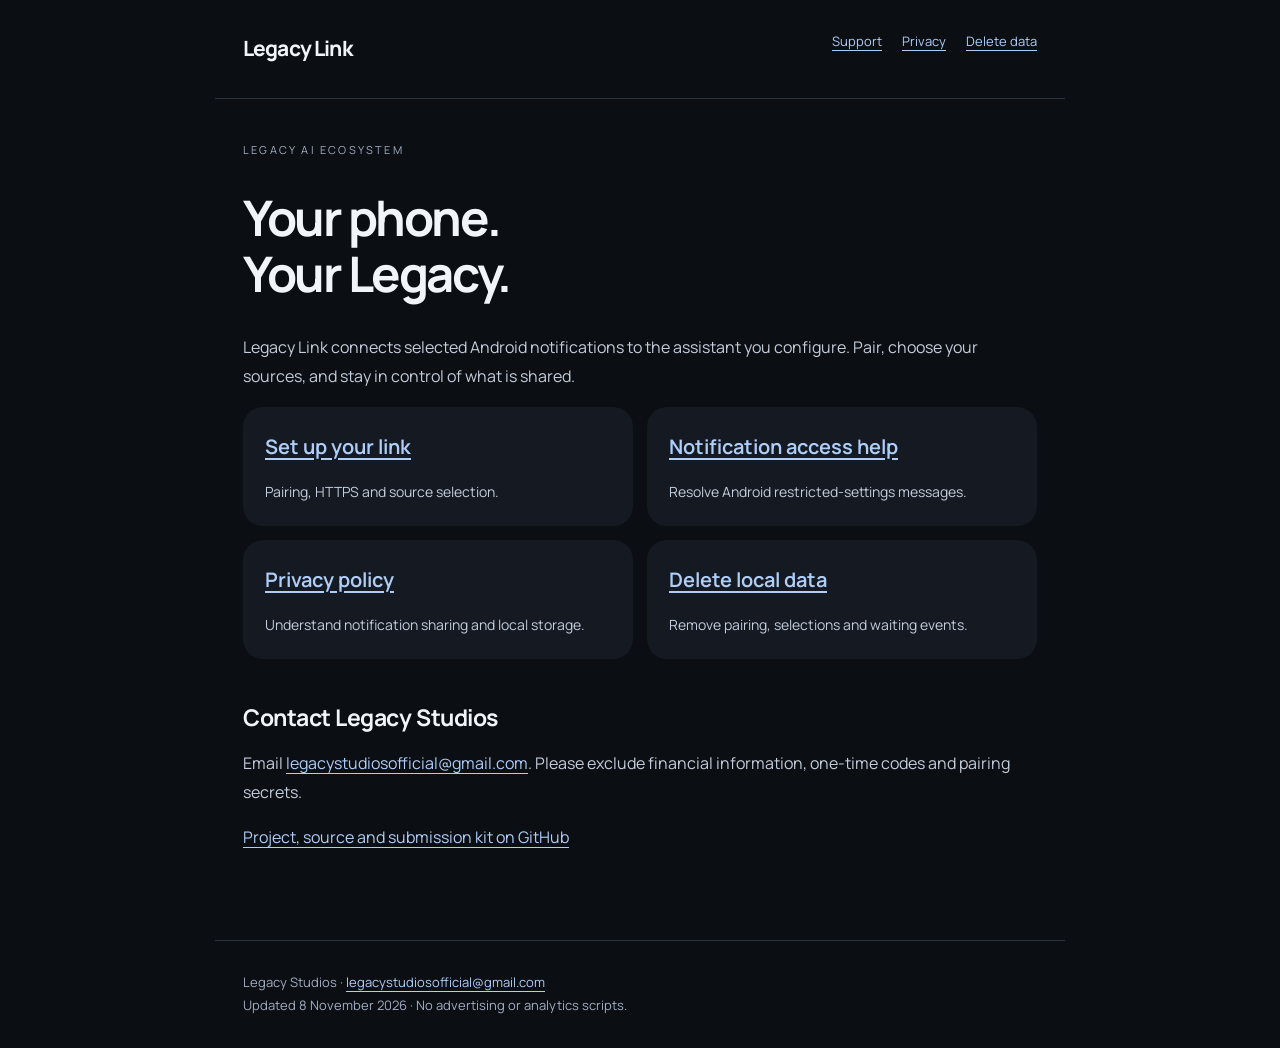
<file: docs/index.html>
<!doctype html><html lang="en"><head><meta charset="utf-8"><meta name="viewport" content="width=device-width,initial-scale=1"><title>Legacy Link support · Legacy Studios</title><meta name="description" content="Legacy Link Android companion: support, privacy and user data controls."><link rel="stylesheet" href="style.css"></head><body><header><a class="brand" href="index.html">Legacy Link</a><nav aria-label="Support navigation"><a href="support.html">Support</a><a href="privacy.html">Privacy</a><a href="deletion.html">Delete data</a></nav></header><main><p class="eyebrow">LEGACY AI ECOSYSTEM</p><h1>Your phone.<br>Your Legacy.</h1><p>Legacy Link connects selected Android notifications to the assistant you configure. Pair, choose your sources, and stay in control of what is shared.</p><div class="cards"><section class="card"><a href="support.html">Set up your link</a><p>Pairing, HTTPS and source selection.</p></section><section class="card"><a href="notification-access.html">Notification access help</a><p>Resolve Android restricted-settings messages.</p></section><section class="card"><a href="privacy.html">Privacy policy</a><p>Understand notification sharing and local storage.</p></section><section class="card"><a href="deletion.html">Delete local data</a><p>Remove pairing, selections and waiting events.</p></section></div><h2>Contact Legacy Studios</h2><p>Email <a href="mailto:legacystudiosofficial@gmail.com">legacystudiosofficial@gmail.com</a>. Please exclude financial information, one-time codes and pairing secrets.</p><p><a href="https://github.com/shahydlegacyofficial-creator/legacy-Link">Project, source and submission kit on GitHub</a></p></main><footer>Legacy Studios · <a href="mailto:legacystudiosofficial@gmail.com">legacystudiosofficial@gmail.com</a><br>Updated 8 November 2026 · No advertising or analytics scripts.</footer></body></html>
</file>
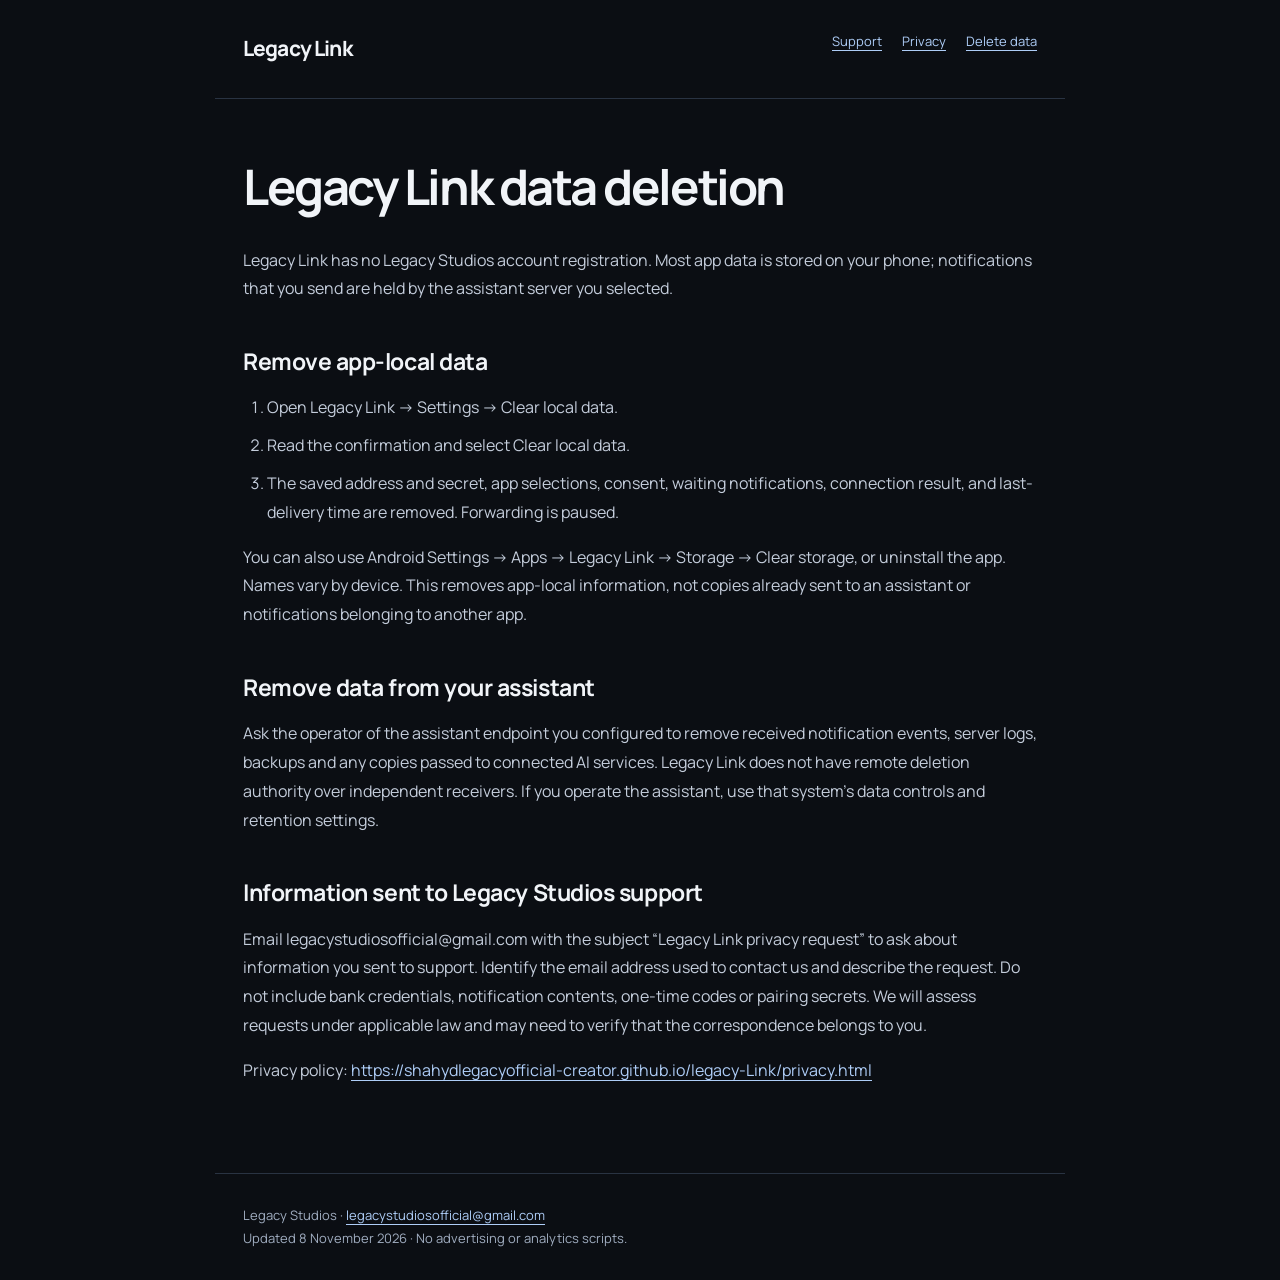
<file: docs/deletion.html>
<!doctype html><html lang="en"><head><meta charset="utf-8"><meta name="viewport" content="width=device-width,initial-scale=1"><title>Delete Legacy Link data · Legacy Studios</title><meta name="description" content="Legacy Link Android companion: support, privacy and user data controls."><link rel="stylesheet" href="style.css"></head><body><header><a class="brand" href="index.html">Legacy Link</a><nav aria-label="Support navigation"><a href="support.html">Support</a><a href="privacy.html">Privacy</a><a href="deletion.html">Delete data</a></nav></header><main><h1>Legacy Link data deletion</h1>
<p>Legacy Link has no Legacy Studios account registration. Most app data is stored on your phone; notifications that you send are held by the assistant server you selected.</p>
<h2>Remove app-local data</h2>
<ol><li>Open Legacy Link → Settings → Clear local data.</li><li>Read the confirmation and select Clear local data.</li><li>The saved address and secret, app selections, consent, waiting notifications, connection result, and last-delivery time are removed. Forwarding is paused.</li></ol>
<p>You can also use Android Settings → Apps → Legacy Link → Storage → Clear storage, or uninstall the app. Names vary by device. This removes app-local information, not copies already sent to an assistant or notifications belonging to another app.</p>
<h2>Remove data from your assistant</h2>
<p>Ask the operator of the assistant endpoint you configured to remove received notification events, server logs, backups and any copies passed to connected AI services. Legacy Link does not have remote deletion authority over independent receivers. If you operate the assistant, use that system&#x27;s data controls and retention settings.</p>
<h2>Information sent to Legacy Studios support</h2>
<p>Email legacystudiosofficial@gmail.com with the subject “Legacy Link privacy request” to ask about information you sent to support. Identify the email address used to contact us and describe the request. Do not include bank credentials, notification contents, one-time codes or pairing secrets. We will assess requests under applicable law and may need to verify that the correspondence belongs to you.</p>
<p>Privacy policy: <a href="https://shahydlegacyofficial-creator.github.io/legacy-Link/privacy.html">https://shahydlegacyofficial-creator.github.io/legacy-Link/privacy.html</a></p></main><footer>Legacy Studios · <a href="mailto:legacystudiosofficial@gmail.com">legacystudiosofficial@gmail.com</a><br>Updated 8 November 2026 · No advertising or analytics scripts.</footer></body></html>
</file>
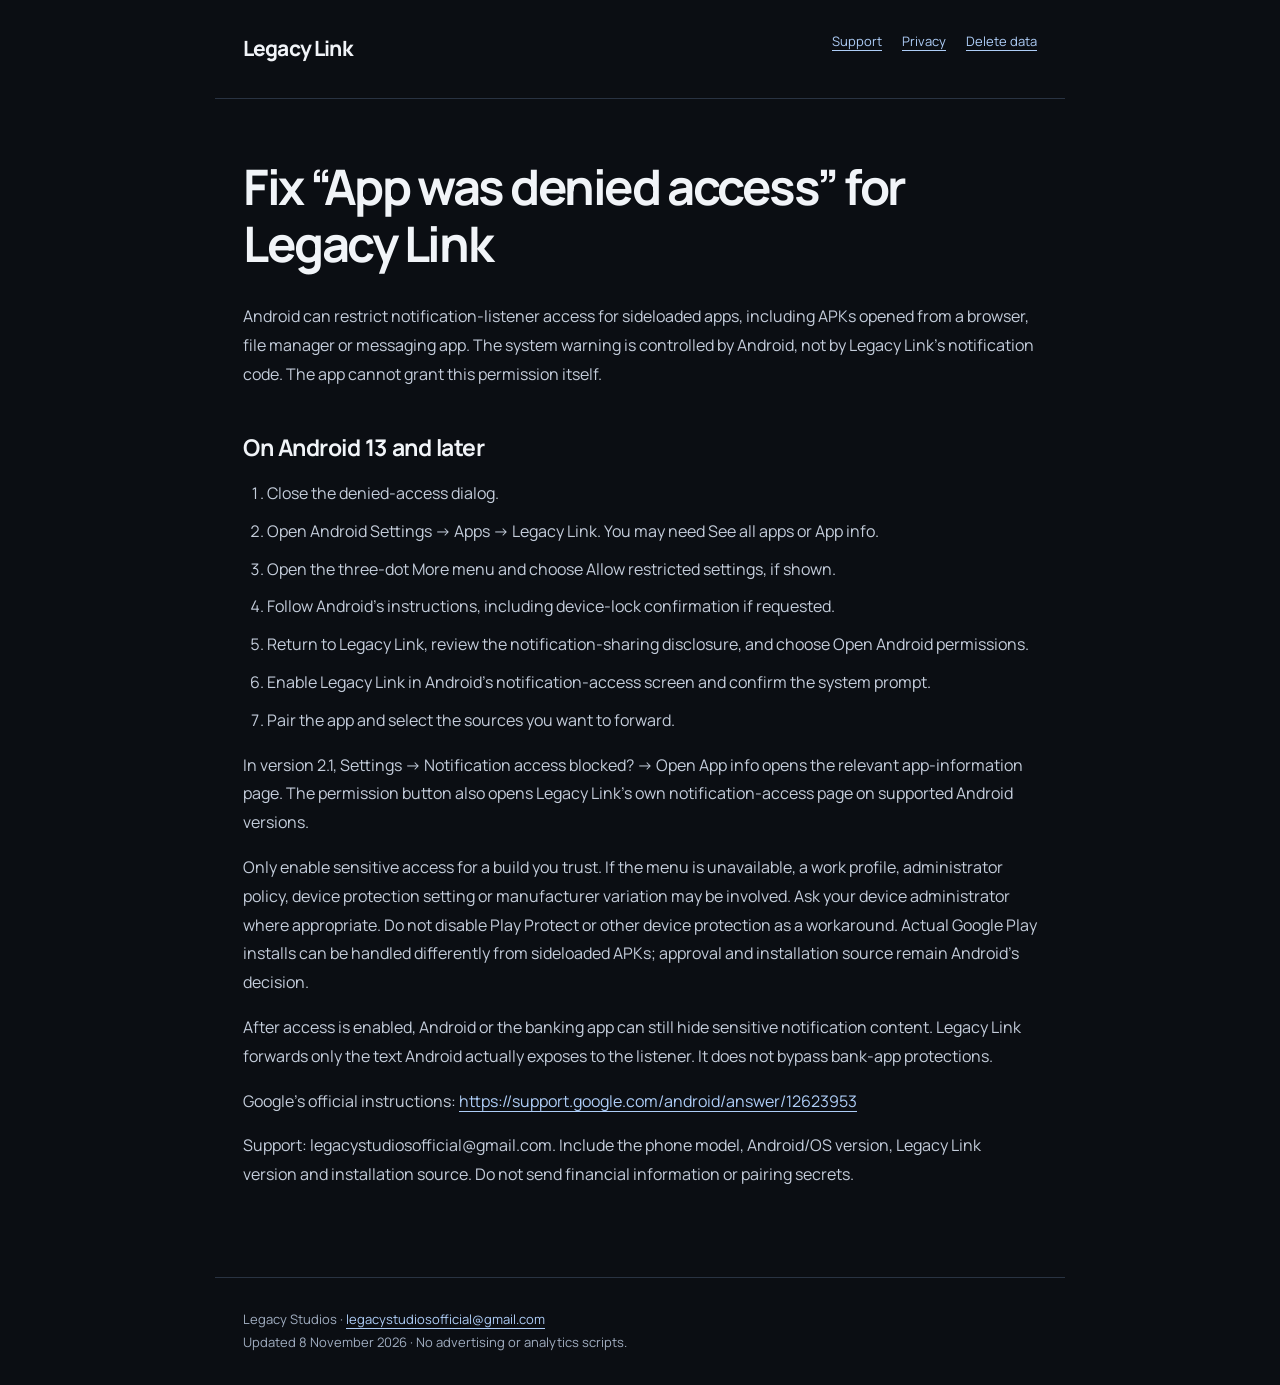
<file: docs/notification-access.html>
<!doctype html><html lang="en"><head><meta charset="utf-8"><meta name="viewport" content="width=device-width,initial-scale=1"><title>Notification access help · Legacy Studios</title><meta name="description" content="Legacy Link Android companion: support, privacy and user data controls."><link rel="stylesheet" href="style.css"></head><body><header><a class="brand" href="index.html">Legacy Link</a><nav aria-label="Support navigation"><a href="support.html">Support</a><a href="privacy.html">Privacy</a><a href="deletion.html">Delete data</a></nav></header><main><h1>Fix “App was denied access” for Legacy Link</h1>
<p>Android can restrict notification-listener access for sideloaded apps, including APKs opened from a browser, file manager or messaging app. The system warning is controlled by Android, not by Legacy Link&#x27;s notification code. The app cannot grant this permission itself.</p>
<h2>On Android 13 and later</h2>
<ol><li>Close the denied-access dialog.</li><li>Open Android Settings → Apps → Legacy Link. You may need See all apps or App info.</li><li>Open the three-dot More menu and choose Allow restricted settings, if shown.</li><li>Follow Android&#x27;s instructions, including device-lock confirmation if requested.</li><li>Return to Legacy Link, review the notification-sharing disclosure, and choose Open Android permissions.</li><li>Enable Legacy Link in Android&#x27;s notification-access screen and confirm the system prompt.</li><li>Pair the app and select the sources you want to forward.</li></ol>
<p>In version 2.1, Settings → Notification access blocked? → Open App info opens the relevant app-information page. The permission button also opens Legacy Link&#x27;s own notification-access page on supported Android versions.</p>
<p>Only enable sensitive access for a build you trust. If the menu is unavailable, a work profile, administrator policy, device protection setting or manufacturer variation may be involved. Ask your device administrator where appropriate. Do not disable Play Protect or other device protection as a workaround. Actual Google Play installs can be handled differently from sideloaded APKs; approval and installation source remain Android&#x27;s decision.</p>
<p>After access is enabled, Android or the banking app can still hide sensitive notification content. Legacy Link forwards only the text Android actually exposes to the listener. It does not bypass bank-app protections.</p>
<p>Google&#x27;s official instructions: <a href="https://support.google.com/android/answer/12623953">https://support.google.com/android/answer/12623953</a></p>
<p>Support: legacystudiosofficial@gmail.com. Include the phone model, Android/OS version, Legacy Link version and installation source. Do not send financial information or pairing secrets.</p></main><footer>Legacy Studios · <a href="mailto:legacystudiosofficial@gmail.com">legacystudiosofficial@gmail.com</a><br>Updated 8 November 2026 · No advertising or analytics scripts.</footer></body></html>
</file>
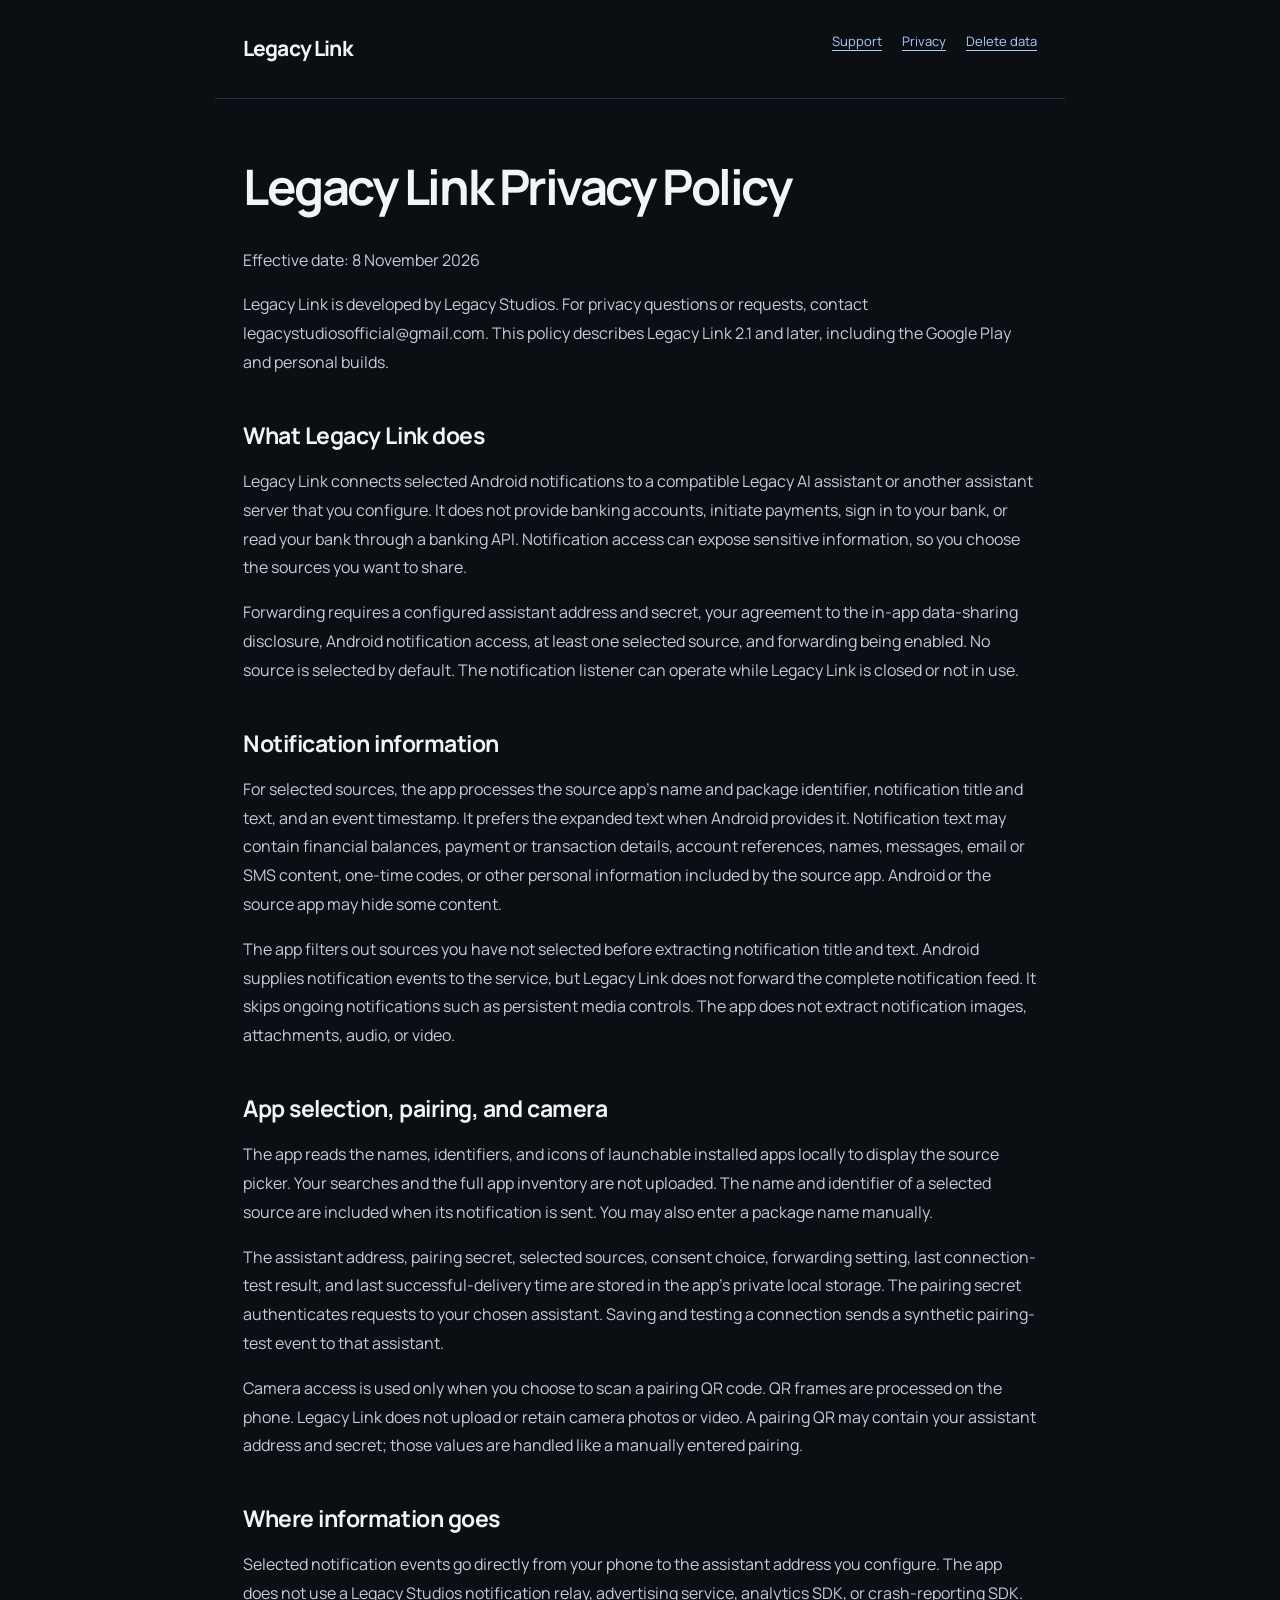
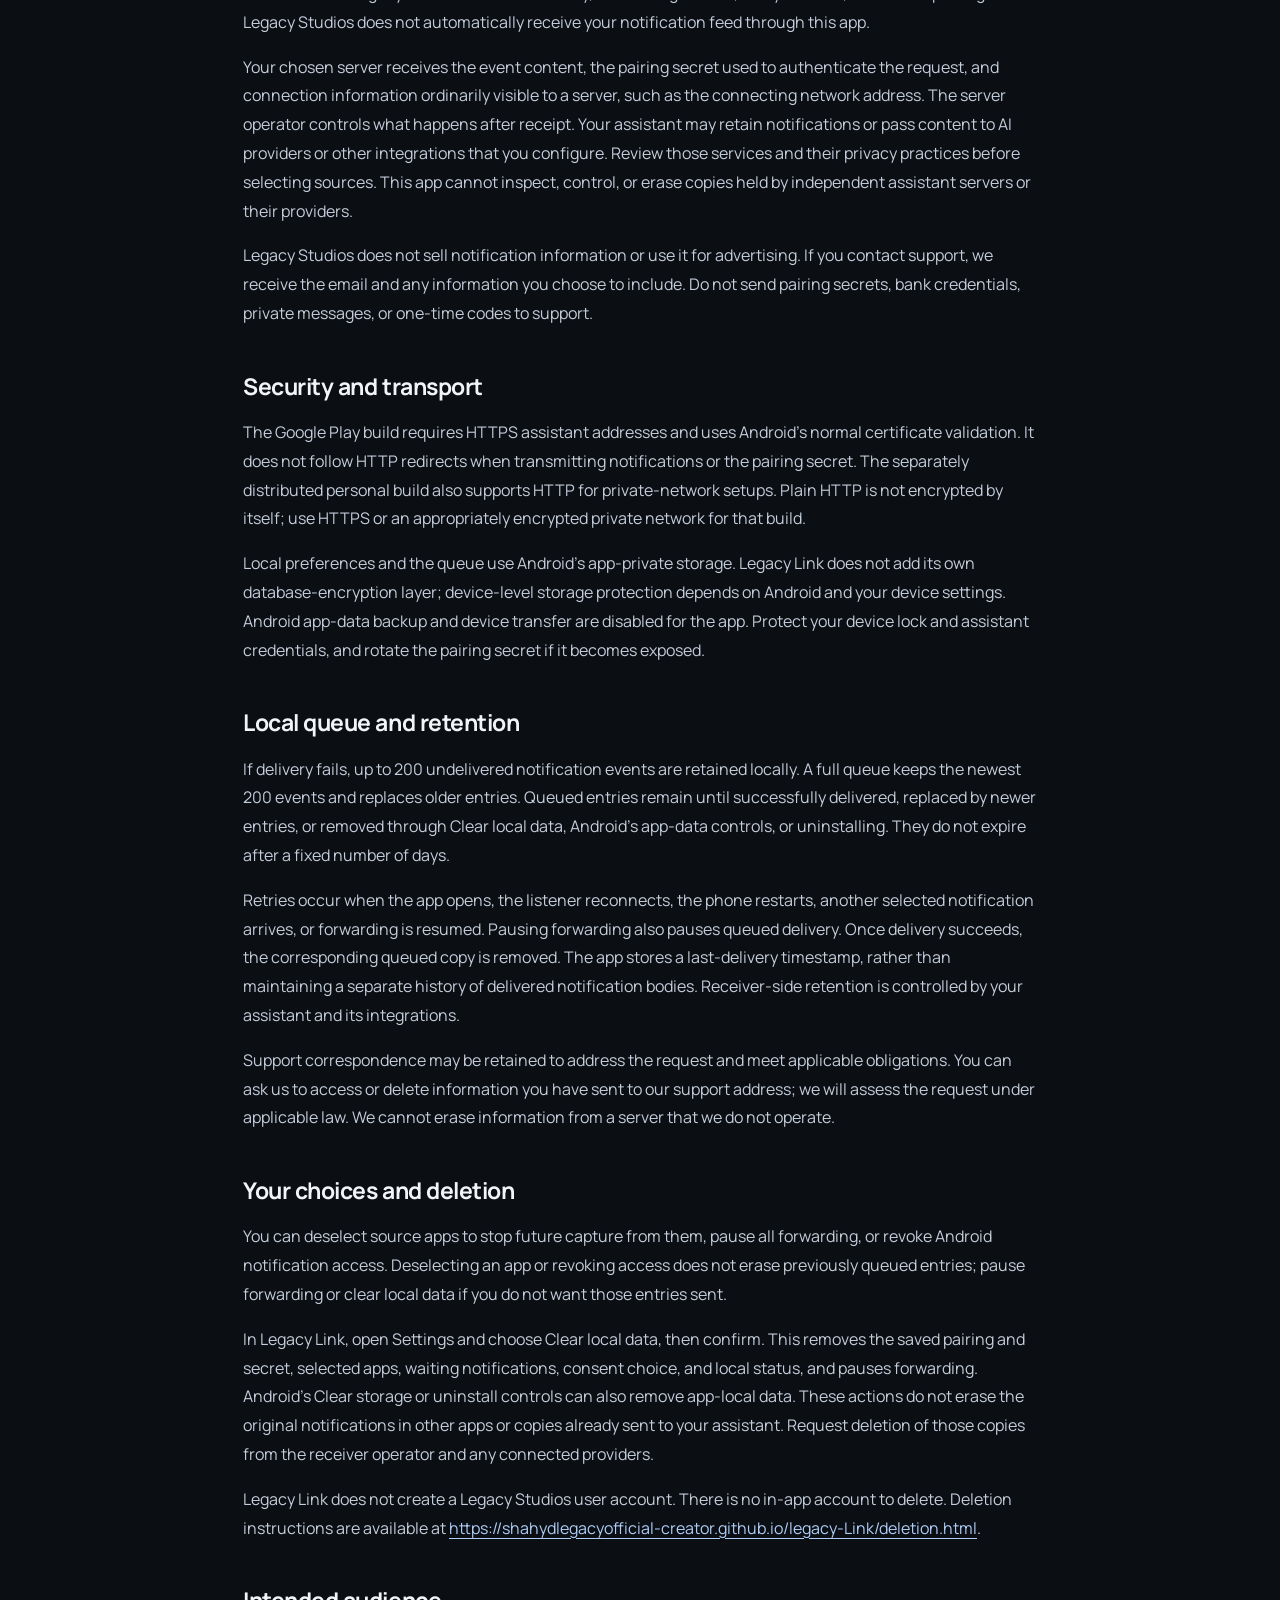
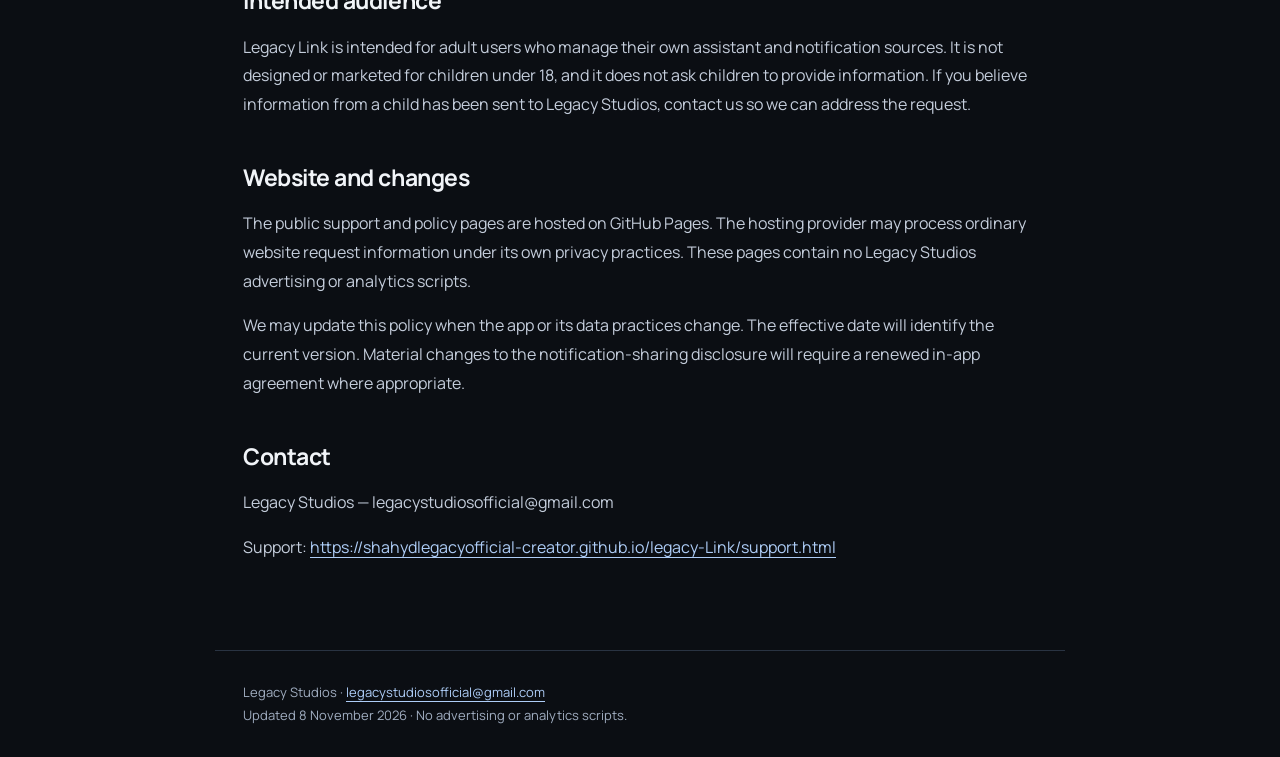
<file: docs/privacy.html>
<!doctype html><html lang="en"><head><meta charset="utf-8"><meta name="viewport" content="width=device-width,initial-scale=1"><title>Legacy Link Privacy Policy · Legacy Studios</title><meta name="description" content="Legacy Link Android companion: support, privacy and user data controls."><link rel="stylesheet" href="style.css"></head><body><header><a class="brand" href="index.html">Legacy Link</a><nav aria-label="Support navigation"><a href="support.html">Support</a><a href="privacy.html">Privacy</a><a href="deletion.html">Delete data</a></nav></header><main><h1>Legacy Link Privacy Policy</h1>
<p>Effective date: 8 November 2026</p>
<p>Legacy Link is developed by Legacy Studios. For privacy questions or requests, contact legacystudiosofficial@gmail.com. This policy describes Legacy Link 2.1 and later, including the Google Play and personal builds.</p>
<h2>What Legacy Link does</h2>
<p>Legacy Link connects selected Android notifications to a compatible Legacy AI assistant or another assistant server that you configure. It does not provide banking accounts, initiate payments, sign in to your bank, or read your bank through a banking API. Notification access can expose sensitive information, so you choose the sources you want to share.</p>
<p>Forwarding requires a configured assistant address and secret, your agreement to the in-app data-sharing disclosure, Android notification access, at least one selected source, and forwarding being enabled. No source is selected by default. The notification listener can operate while Legacy Link is closed or not in use.</p>
<h2>Notification information</h2>
<p>For selected sources, the app processes the source app&#x27;s name and package identifier, notification title and text, and an event timestamp. It prefers the expanded text when Android provides it. Notification text may contain financial balances, payment or transaction details, account references, names, messages, email or SMS content, one-time codes, or other personal information included by the source app. Android or the source app may hide some content.</p>
<p>The app filters out sources you have not selected before extracting notification title and text. Android supplies notification events to the service, but Legacy Link does not forward the complete notification feed. It skips ongoing notifications such as persistent media controls. The app does not extract notification images, attachments, audio, or video.</p>
<h2>App selection, pairing, and camera</h2>
<p>The app reads the names, identifiers, and icons of launchable installed apps locally to display the source picker. Your searches and the full app inventory are not uploaded. The name and identifier of a selected source are included when its notification is sent. You may also enter a package name manually.</p>
<p>The assistant address, pairing secret, selected sources, consent choice, forwarding setting, last connection-test result, and last successful-delivery time are stored in the app&#x27;s private local storage. The pairing secret authenticates requests to your chosen assistant. Saving and testing a connection sends a synthetic pairing-test event to that assistant.</p>
<p>Camera access is used only when you choose to scan a pairing QR code. QR frames are processed on the phone. Legacy Link does not upload or retain camera photos or video. A pairing QR may contain your assistant address and secret; those values are handled like a manually entered pairing.</p>
<h2>Where information goes</h2>
<p>Selected notification events go directly from your phone to the assistant address you configure. The app does not use a Legacy Studios notification relay, advertising service, analytics SDK, or crash-reporting SDK. Legacy Studios does not automatically receive your notification feed through this app.</p>
<p>Your chosen server receives the event content, the pairing secret used to authenticate the request, and connection information ordinarily visible to a server, such as the connecting network address. The server operator controls what happens after receipt. Your assistant may retain notifications or pass content to AI providers or other integrations that you configure. Review those services and their privacy practices before selecting sources. This app cannot inspect, control, or erase copies held by independent assistant servers or their providers.</p>
<p>Legacy Studios does not sell notification information or use it for advertising. If you contact support, we receive the email and any information you choose to include. Do not send pairing secrets, bank credentials, private messages, or one-time codes to support.</p>
<h2>Security and transport</h2>
<p>The Google Play build requires HTTPS assistant addresses and uses Android&#x27;s normal certificate validation. It does not follow HTTP redirects when transmitting notifications or the pairing secret. The separately distributed personal build also supports HTTP for private-network setups. Plain HTTP is not encrypted by itself; use HTTPS or an appropriately encrypted private network for that build.</p>
<p>Local preferences and the queue use Android&#x27;s app-private storage. Legacy Link does not add its own database-encryption layer; device-level storage protection depends on Android and your device settings. Android app-data backup and device transfer are disabled for the app. Protect your device lock and assistant credentials, and rotate the pairing secret if it becomes exposed.</p>
<h2>Local queue and retention</h2>
<p>If delivery fails, up to 200 undelivered notification events are retained locally. A full queue keeps the newest 200 events and replaces older entries. Queued entries remain until successfully delivered, replaced by newer entries, or removed through Clear local data, Android&#x27;s app-data controls, or uninstalling. They do not expire after a fixed number of days.</p>
<p>Retries occur when the app opens, the listener reconnects, the phone restarts, another selected notification arrives, or forwarding is resumed. Pausing forwarding also pauses queued delivery. Once delivery succeeds, the corresponding queued copy is removed. The app stores a last-delivery timestamp, rather than maintaining a separate history of delivered notification bodies. Receiver-side retention is controlled by your assistant and its integrations.</p>
<p>Support correspondence may be retained to address the request and meet applicable obligations. You can ask us to access or delete information you have sent to our support address; we will assess the request under applicable law. We cannot erase information from a server that we do not operate.</p>
<h2>Your choices and deletion</h2>
<p>You can deselect source apps to stop future capture from them, pause all forwarding, or revoke Android notification access. Deselecting an app or revoking access does not erase previously queued entries; pause forwarding or clear local data if you do not want those entries sent.</p>
<p>In Legacy Link, open Settings and choose Clear local data, then confirm. This removes the saved pairing and secret, selected apps, waiting notifications, consent choice, and local status, and pauses forwarding. Android&#x27;s Clear storage or uninstall controls can also remove app-local data. These actions do not erase the original notifications in other apps or copies already sent to your assistant. Request deletion of those copies from the receiver operator and any connected providers.</p>
<p>Legacy Link does not create a Legacy Studios user account. There is no in-app account to delete. Deletion instructions are available at <a href="https://shahydlegacyofficial-creator.github.io/legacy-Link/deletion.html">https://shahydlegacyofficial-creator.github.io/legacy-Link/deletion.html</a>.</p>
<h2>Intended audience</h2>
<p>Legacy Link is intended for adult users who manage their own assistant and notification sources. It is not designed or marketed for children under 18, and it does not ask children to provide information. If you believe information from a child has been sent to Legacy Studios, contact us so we can address the request.</p>
<h2>Website and changes</h2>
<p>The public support and policy pages are hosted on GitHub Pages. The hosting provider may process ordinary website request information under its own privacy practices. These pages contain no Legacy Studios advertising or analytics scripts.</p>
<p>We may update this policy when the app or its data practices change. The effective date will identify the current version. Material changes to the notification-sharing disclosure will require a renewed in-app agreement where appropriate.</p>
<h2>Contact</h2>
<p>Legacy Studios — legacystudiosofficial@gmail.com</p>
<p>Support: <a href="https://shahydlegacyofficial-creator.github.io/legacy-Link/support.html">https://shahydlegacyofficial-creator.github.io/legacy-Link/support.html</a></p></main><footer>Legacy Studios · <a href="mailto:legacystudiosofficial@gmail.com">legacystudiosofficial@gmail.com</a><br>Updated 8 November 2026 · No advertising or analytics scripts.</footer></body></html>
</file>
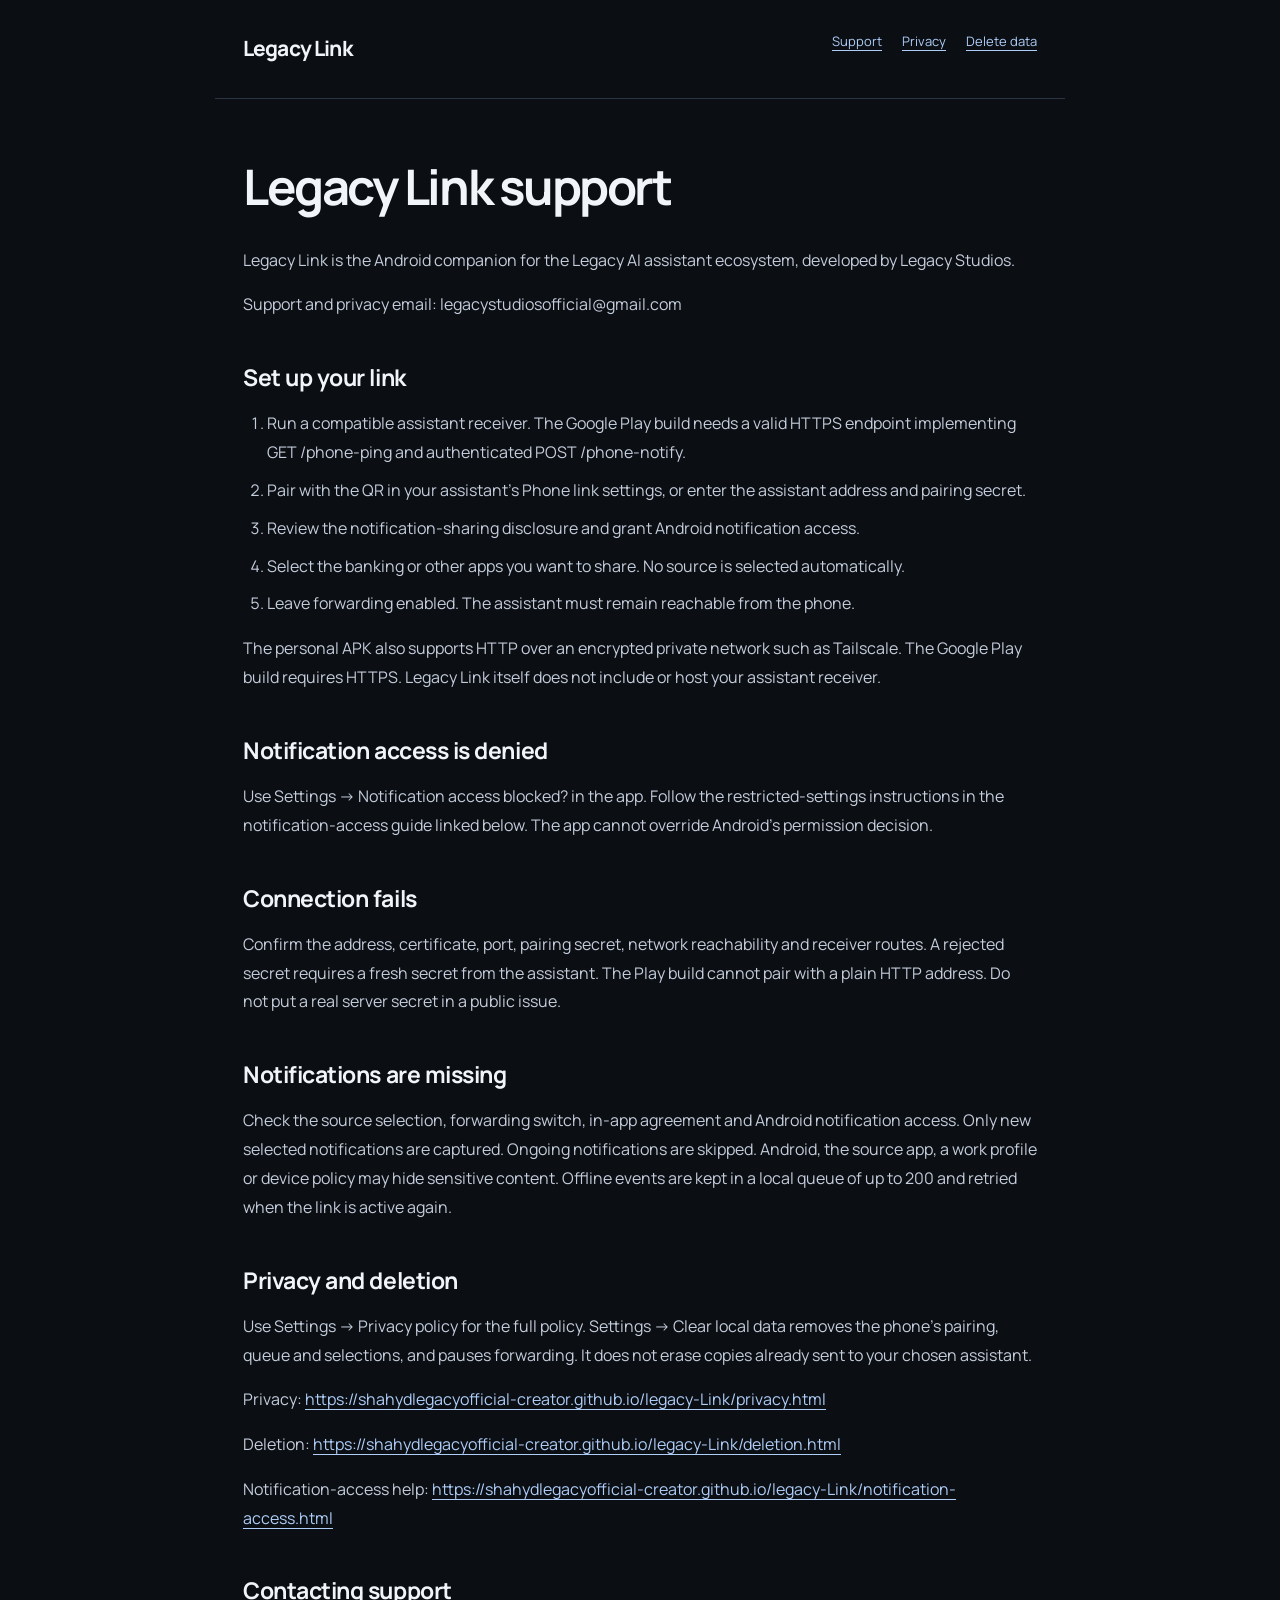
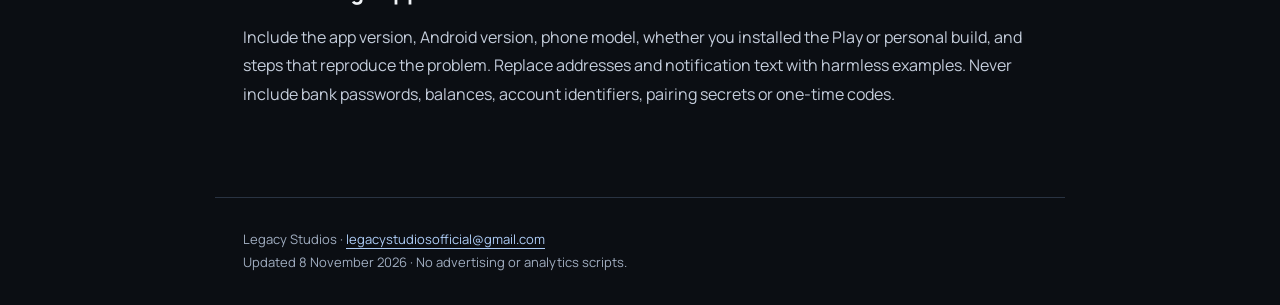
<file: docs/support.html>
<!doctype html><html lang="en"><head><meta charset="utf-8"><meta name="viewport" content="width=device-width,initial-scale=1"><title>Legacy Link support · Legacy Studios</title><meta name="description" content="Legacy Link Android companion: support, privacy and user data controls."><link rel="stylesheet" href="style.css"></head><body><header><a class="brand" href="index.html">Legacy Link</a><nav aria-label="Support navigation"><a href="support.html">Support</a><a href="privacy.html">Privacy</a><a href="deletion.html">Delete data</a></nav></header><main><h1>Legacy Link support</h1>
<p>Legacy Link is the Android companion for the Legacy AI assistant ecosystem, developed by Legacy Studios.</p>
<p>Support and privacy email: legacystudiosofficial@gmail.com</p>
<h2>Set up your link</h2>
<ol><li>Run a compatible assistant receiver. The Google Play build needs a valid HTTPS endpoint implementing GET /phone-ping and authenticated POST /phone-notify.</li><li>Pair with the QR in your assistant&#x27;s Phone link settings, or enter the assistant address and pairing secret.</li><li>Review the notification-sharing disclosure and grant Android notification access.</li><li>Select the banking or other apps you want to share. No source is selected automatically.</li><li>Leave forwarding enabled. The assistant must remain reachable from the phone.</li></ol>
<p>The personal APK also supports HTTP over an encrypted private network such as Tailscale. The Google Play build requires HTTPS. Legacy Link itself does not include or host your assistant receiver.</p>
<h2>Notification access is denied</h2>
<p>Use Settings → Notification access blocked? in the app. Follow the restricted-settings instructions in the notification-access guide linked below. The app cannot override Android&#x27;s permission decision.</p>
<h2>Connection fails</h2>
<p>Confirm the address, certificate, port, pairing secret, network reachability and receiver routes. A rejected secret requires a fresh secret from the assistant. The Play build cannot pair with a plain HTTP address. Do not put a real server secret in a public issue.</p>
<h2>Notifications are missing</h2>
<p>Check the source selection, forwarding switch, in-app agreement and Android notification access. Only new selected notifications are captured. Ongoing notifications are skipped. Android, the source app, a work profile or device policy may hide sensitive content. Offline events are kept in a local queue of up to 200 and retried when the link is active again.</p>
<h2>Privacy and deletion</h2>
<p>Use Settings → Privacy policy for the full policy. Settings → Clear local data removes the phone&#x27;s pairing, queue and selections, and pauses forwarding. It does not erase copies already sent to your chosen assistant.</p>
<p>Privacy: <a href="https://shahydlegacyofficial-creator.github.io/legacy-Link/privacy.html">https://shahydlegacyofficial-creator.github.io/legacy-Link/privacy.html</a></p>
<p>Deletion: <a href="https://shahydlegacyofficial-creator.github.io/legacy-Link/deletion.html">https://shahydlegacyofficial-creator.github.io/legacy-Link/deletion.html</a></p>
<p>Notification-access help: <a href="https://shahydlegacyofficial-creator.github.io/legacy-Link/notification-access.html">https://shahydlegacyofficial-creator.github.io/legacy-Link/notification-access.html</a></p>
<h2>Contacting support</h2>
<p>Include the app version, Android version, phone model, whether you installed the Play or personal build, and steps that reproduce the problem. Replace addresses and notification text with harmless examples. Never include bank passwords, balances, account identifiers, pairing secrets or one-time codes.</p></main><footer>Legacy Studios · <a href="mailto:legacystudiosofficial@gmail.com">legacystudiosofficial@gmail.com</a><br>Updated 8 November 2026 · No advertising or analytics scripts.</footer></body></html>
</file>
<file: docs/style.css>
@font-face{font-family:Manrope;src:url(assets/manrope.ttf) format('truetype');font-weight:200 800;font-display:swap}*{box-sizing:border-box}html{color-scheme:dark}body{margin:0;background:#0b0e13;color:#f1f4f8;font:16px/1.8 Manrope,system-ui,sans-serif}header,main,footer{max-width:850px;margin:auto;padding:30px 28px}header{display:flex;justify-content:space-between;gap:22px;border-bottom:1px solid #293342}a{color:#aecdf7;text-underline-offset:4px}nav{display:flex;flex-wrap:wrap;gap:20px;font-size:13px}.brand{color:#f1f4f8;text-decoration:none;font-weight:750;letter-spacing:-.04em;font-size:21px}h1{font-size:clamp(32px,7vw,49px);letter-spacing:-.05em;line-height:1.16;margin:30px 0}h2{font-size:23px;line-height:1.4;letter-spacing:-.02em;margin:42px 0 12px}p,li{color:#c4cddb}ul,ol{padding-left:24px}li{margin:9px 0}footer{margin-top:42px;border-top:1px solid #293342;color:#a0adc0;font-size:13px}.eyebrow{font-size:11px;letter-spacing:.2em;color:#a0adc0}.cards{display:grid;grid-template-columns:1fr 1fr;gap:14px}.card{padding:22px;border-radius:20px;background:#141922}.card a{font-size:20px;font-weight:650}.card p{font-size:14px;margin-bottom:0}a:focus-visible{outline:2px solid #aecdf7;outline-offset:5px}@media(max-width:600px){header{display:block}nav{margin-top:16px}.cards{grid-template-columns:1fr}}
body{overflow-wrap:anywhere}
</file>
